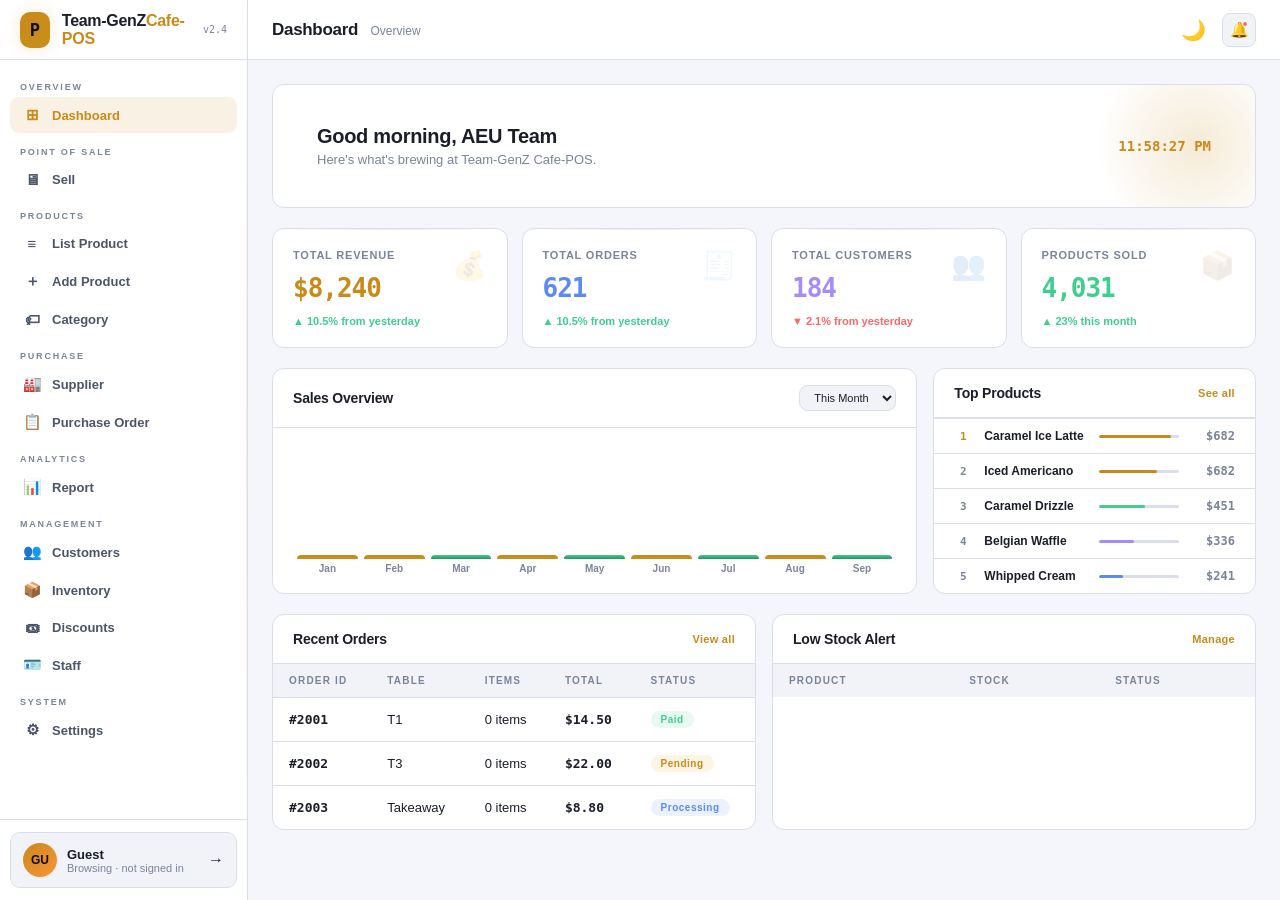
<file: index.html>
<!DOCTYPE html>
<html lang="en" data-theme="light">
<head>
<meta charset="UTF-8"/>
<meta name="viewport" content="width=device-width, initial-scale=1.0"/>
<title>Team-GenZ | Café POS</title>
<!-- <link rel="preconnect" href="https://fonts.gstatic.com" crossorigin> -->
<!-- <link href="https://fonts.googleapis.com/css2?family=Raleway:ital,wght@0,100..900;1,100..900&family=Roboto+Condensed:ital,wght@0,100..900;1,100..900&family=Roboto:ital,wght@0,100..900;1,100..900&family=Syne:wght@400;500;600;700;800&family=JetBrains+Mono:wght@400;500;700&display=swap" rel="stylesheet"> -->
 <link rel="preconnect" href="https://fonts.googleapis.com">
<link rel="preconnect" href="https://fonts.gstatic.com" crossorigin>
<link href="https://fonts.googleapis.com/css2?family=Raleway:ital,wght@0,100..900;1,100..900&family=Roboto+Condensed:ital,wght@0,100..900;1,100..900&family=Roboto:ital,wght@0,100..900;1,100..900&display=swap" rel="stylesheet">
<link rel="stylesheet" href="style.css"/>
</head>
<body>

<!-- SIDEBAR -->
<aside class="sidebar">
  <div class="slogo">
    <div class="licon">P</div>
    <div class="ltxt">Team-GenZ<span>Cafe-POS</span></div>
    <div class="lver">v2.4</div>
  </div>
  <nav>
    <div class="nsec">
      <div class="nlbl">Overview</div>
      <div class="ni" onclick="go('dashboard')" id="ni-dashboard">
        <span class="ni-ico">⊞</span>Dashboard
      </div>
    </div>
    <div class="nsec">
      <div class="nlbl">Point of Sale</div>
      <div class="ni" onclick="go('sell')" id="ni-sell">
        <span class="ni-ico">🖥</span>Sell
      </div>
    </div>
    <div class="nsec">
      <div class="nlbl">Products</div>
      <div class="ni" onclick="go('list-product')" id="ni-list-product">
        <span class="ni-ico">≡</span>List Product
      </div>
      <div class="ni" onclick="go('add-product')" id="ni-add-product">
        <span class="ni-ico">＋</span>Add Product
      </div>
      <div class="ni" onclick="go('category')" id="ni-category">
        <span class="ni-ico">🏷</span>Category
      </div>
    </div>
    <div class="nsec">
      <div class="nlbl">Purchase</div>
      <div class="ni" onclick="go('supplier')" id="ni-supplier">
        <span class="ni-ico">🏭</span>Supplier
      </div>
      <div class="ni" onclick="go('purchase-order')" id="ni-purchase-order">
        <span class="ni-ico">📋</span>Purchase Order
      </div>
    </div>
    <div class="nsec">
      <div class="nlbl">Analytics</div>
      <div class="ni" onclick="go('report')" id="ni-report">
        <span class="ni-ico">📊</span>Report
      </div>
    </div>
    <div class="nsec">
      <div class="nlbl">Management</div>
      <div class="ni" onclick="go('customers')" id="ni-customers">
        <span class="ni-ico">👥</span>Customers
      </div>
      <div class="ni" onclick="go('inventory')" id="ni-inventory">
        <span class="ni-ico">📦</span>Inventory
        <span class="bdg" id="inv-bdg">3</span>
      </div>
      <div class="ni" onclick="go('discounts')" id="ni-discounts">
        <span class="ni-ico">🎟</span>Discounts
      </div>
      <div class="ni" onclick="go('staff')" id="ni-staff">
        <span class="ni-ico">🪪</span>Staff
      </div>
    </div>
    <div class="nsec">
      <div class="nlbl">System</div>
      <div class="ni" onclick="go('settings')" id="ni-settings">
        <span class="ni-ico">⚙</span>Settings
      </div>
    </div>
  </nav>
  <div class="sfooter">
    <div class="ucard">
      <div class="avt" id="ucard-avt">GU</div>
      <div class="flex1">
        <div class="uname" id="ucard-name">Guest</div>
        <div class="urole" id="ucard-role">Browsing · not signed in</div>
      </div>
      <span class="ulogout" id="ucard-action" style="font-size:16px;cursor:pointer;">→</span>
    </div>
  </div>
</aside>

<!-- MAIN -->
<div class="main">
  <header class="hdr">
    <div class="ptitle" id="hdr-title">Dashboard <span>Overview</span></div>
    <div id="hdr-actions"></div>
    <button class="nfbtn" id="theme-toggle" onclick="toggleTheme()" title="Toggle Theme" style="border:none;background:none;cursor:pointer;font-size:20px;padding:8px;">
      ☀️
    </button>
    <div class="nfbtn" onclick="showToast('No new notifications','info')" title="Notifications">
      🔔<div class="ndot"></div>
    </div>
  </header>

  <!-- ===== DASHBOARD ===== -->
  <div class="content active" id="page-dashboard">
    <div class="dash-welcome">
      <div class="dash-welcome-text">
        <h2>Good morning, AEU Team</h2>
        <p>Here's what's brewing at Team-GenZ Cafe-POS.</p>
      </div>
      <div class="dash-time" id="dash-clock">--:--:--</div>
    </div>
    <div class="sgrid">
      <div class="scard">
        <div class="slbl">Total Revenue</div>
        <div class="sval" style="color:var(--accent)">$8,240</div>
        <div class="sch up">▲ 10.5% from yesterday</div>
        <span class="s-icon">💰</span>
      </div>
      <div class="scard">
        <div class="slbl">Total Orders</div>
        <div class="sval" style="color:var(--blue)">621</div>
        <div class="sch up">▲ 10.5% from yesterday</div>
        <span class="s-icon">🧾</span>
      </div>
      <div class="scard">
        <div class="slbl">Total Customers</div>
        <div class="sval" style="color:var(--purple)">184</div>
        <div class="sch dn">▼ 2.1% from yesterday</div>
        <span class="s-icon">👥</span>
      </div>
      <div class="scard">
        <div class="slbl">Products Sold</div>
        <div class="sval" style="color:var(--green)">4,031</div>
        <div class="sch up">▲ 23% this month</div>
        <span class="s-icon">📦</span>
      </div>
    </div>
    <div class="g3">
      <div class="card">
        <div class="ch">
          <div class="ctitle">Sales Overview</div>
          <select class="finp" style="width:auto;padding:5px 10px;font-size:11px;">
            <option>This Month</option><option>Last Month</option><option>This Year</option>
          </select>
        </div>
        <div style="padding:16px 20px;">
          <div class="bar-chart">
            <div class="bw"><div class="b" style="height:55%"></div><div class="bl">Jan</div></div>
            <div class="bw"><div class="b" style="height:70%"></div><div class="bl">Feb</div></div>
            <div class="bw"><div class="b alt" style="height:45%"></div><div class="bl">Mar</div></div>
            <div class="bw"><div class="b" style="height:88%"></div><div class="bl">Apr</div></div>
            <div class="bw"><div class="b alt" style="height:60%"></div><div class="bl">May</div></div>
            <div class="bw"><div class="b" style="height:80%"></div><div class="bl">Jun</div></div>
            <div class="bw"><div class="b alt" style="height:100%"></div><div class="bl">Jul</div></div>
            <div class="bw"><div class="b" style="height:75%"></div><div class="bl">Aug</div></div>
            <div class="bw"><div class="b alt" style="height:65%"></div><div class="bl">Sep</div></div>
          </div>
        </div>
      </div>
      <div class="card">
        <div class="ch">
          <div class="ctitle">Top Products</div>
          <span class="ca" onclick="go('report')">See all</span>
        </div>
        <div class="tpitem"><div class="tprank" style="color:var(--accent)">1</div><div class="tpname">Caramel Ice Latte</div><div class="tpbar"><div class="tpfill" style="width:90%"></div></div><div class="tpval">$682</div></div>
        <div class="tpitem"><div class="tprank">2</div><div class="tpname">Iced Americano</div><div class="tpbar"><div class="tpfill" style="width:72%"></div></div><div class="tpval">$682</div></div>
        <div class="tpitem"><div class="tprank">3</div><div class="tpname">Caramel Drizzle</div><div class="tpbar"><div class="tpfill" style="width:58%;background:var(--green)"></div></div><div class="tpval">$451</div></div>
        <div class="tpitem"><div class="tprank">4</div><div class="tpname">Belgian Waffle</div><div class="tpbar"><div class="tpfill" style="width:44%;background:var(--purple)"></div></div><div class="tpval">$336</div></div>
        <div class="tpitem"><div class="tprank">5</div><div class="tpname">Whipped Cream</div><div class="tpbar"><div class="tpfill" style="width:30%;background:var(--blue)"></div></div><div class="tpval">$241</div></div>
      </div>
    </div>
    <div class="g2">
      <div class="card">
        <div class="ch"><div class="ctitle">Recent Orders</div><span class="ca" onclick="go('report')">View all</span></div>
        <table class="tbl"><thead><tr><th>Order ID</th><th>Table</th><th>Items</th><th>Total</th><th>Status</th></tr></thead>
        <tbody id="dash-orders"></tbody></table>
      </div>
      <div class="card">
        <div class="ch"><div class="ctitle">Low Stock Alert</div><span class="ca" onclick="go('inventory')">Manage</span></div>
        <table class="tbl"><thead><tr><th>Product</th><th>Stock</th><th>Status</th></tr></thead>
        <tbody id="dash-low-stock"></tbody></table>
      </div>
    </div>
  </div>

  <!-- ===== SELL ===== -->
  <div class="content" id="page-sell">
    <div class="pos-layout">
      <div class="pos-left">
        <div class="sbar">
          <input class="sinp" placeholder="🔍 Search products..." oninput="filterPOS(this.value)"/>
          <div class="cat-tabs" id="pos-cats"></div>
        </div>
        <div class="prod-grid" id="pos-grid"></div>
      </div>
      <div class="pos-right">
        <div class="cart-hdr">
          <div class="row" style="display:flex;align-items:center;justify-content:space-between;">
            <span>🛒 Cart</span>
            <span style="font-size:11px;color:var(--text3);" id="cart-count">(0 items)</span>
            <button class="hbtn bg" style="padding:5px 10px;font-size:11px;" onclick="clearCart()">Clear</button>
          </div>
          <div style="margin-top:10px;">
            <select class="finp" id="cart-table" style="padding:7px 12px;font-size:12px;">
              <option value="">— Select Table —</option>
              <option>Table 1</option><option>Table 2</option><option>Table 3</option>
              <option>Table 4</option><option>Table 5</option><option>Takeaway</option>
            </select>
          </div>
        </div>
        <div class="cart-items" id="cart-items">
          <div class="empty-cart">
            <span style="font-size:36px">🛒</span>
            <span style="font-weight:700;">Cart is empty</span>
            <span style="font-size:11px;color:var(--text3);">Click products to add</span>
          </div>
        </div>
        <div class="cart-foot">
          <div class="cf-row"><span style="color:var(--text3);">Subtotal</span><span class="mono" id="cart-sub">$0.00</span></div>
          <div class="cf-row">
            <span style="color:var(--text3);">Discount</span>
            <span class="row" style="display:flex;align-items:center;gap:6px;">
              <input class="finp" id="disc-inp" type="number" min="0" max="100" value="0"
                style="width:60px;padding:4px 8px;font-size:12px;" oninput="recalc()"/> %
            </span>
          </div>
          <div class="cf-row"><span style="color:var(--text3);">Tax (10%)</span><span class="mono" id="cart-tax">$0.00</span></div>
          <div class="cf-row total"><span>Total</span><span class="mono" id="cart-total">$0.00</span></div>
          <button class="pay-btn" id="pay-btn" onclick="openPayModal()">💳 Process Payment</button>
          <div id="guest-checkout-note" style="display:none;text-align:center;font-size:11px;color:var(--text3);margin-top:8px;">
            🔒 <a href="login.html?next=index.html%3Fresume%3Dsell" style="color:var(--accent);font-weight:700;text-decoration:none;">Sign in</a> to complete a sale
          </div>
        </div>
      </div>
    </div>
  </div>

  <!-- ===== LIST PRODUCT ===== -->
  <div class="content" id="page-list-product">
    <div class="sbar">
      <input class="sinp" placeholder="🔍 Search products..." oninput="filterProducts(this.value)"/>
      <select class="finp" id="prod-cat-filter" onchange="filterProducts()" style="width:160px;padding:9px 12px;font-size:12px;">
        <option value="">All Categories</option>
      </select>
      <button class="hbtn bp" onclick="go('add-product')">＋ Add Product</button>
    </div>
    <div class="card">
      <table class="tbl"><thead><tr><th>Product</th><th>Category</th><th>Price</th><th>Stock</th><th>Status</th><th>Actions</th></tr></thead>
      <tbody id="prod-tbody"></tbody></table>
      <div class="pgn">
        <span class="pinfo" id="prod-pinfo"></span>
        <button class="pbn" onclick="prodPage(-1)">‹</button>
        <button class="pbn active" id="prod-pg1" onclick="prodGoPage(1)">1</button>
        <button class="pbn" id="prod-pg2" onclick="prodGoPage(2)" style="display:none;">2</button>
        <button class="pbn" onclick="prodPage(1)">›</button>
      </div>
    </div>
  </div>

  <!-- ===== ADD PRODUCT ===== -->
  <div class="content" id="page-add-product">
    <div class="card" style="max-width:720px;">
      <div class="ch"><div class="ctitle" id="add-prod-title">Add New Product</div></div>
      <div class="mbody">
        <input type="hidden" id="edit-prod-id" value=""/>
        <div class="fgrid fg2">
          <div class="fgrp"><div class="flbl">Product Name *</div><input class="finp" id="f-pname" placeholder="e.g. Apple Juice"/></div>
          <div class="fgrp"><div class="flbl">Category *</div><select class="finp" id="f-pcat"><option value="">Select category</option></select></div>
          <div class="fgrp"><div class="flbl">Price *</div><input class="finp" id="f-pprice" type="number" step="0.01" placeholder="0.00"/></div>
          <div class="fgrp"><div class="flbl">Stock Quantity *</div><input class="finp" id="f-pstock" type="number" placeholder="0"/></div>
          <div class="fgrp"><div class="flbl">Cost Price</div><input class="finp" id="f-pcost" type="number" step="0.01" placeholder="0.00"/></div>
          <div class="fgrp"><div class="flbl">SKU / Barcode</div><input class="finp" id="f-psku" placeholder="e.g. SKU-001"/></div>
          <div class="fgrp" style="grid-column:1/-1"><div class="flbl">Image URL</div><input class="finp" id="f-pimg" type="url" placeholder="https://example.com/photo.jpg" oninput="previewProdImg()"/></div>
          <div class="fgrp" style="grid-column:1/-1" id="f-pimg-preview-wrap"><img id="f-pimg-preview" style="display:none;width:80px;height:80px;object-fit:cover;border-radius:8px;border:1px solid var(--border);" onerror="this.style.display='none'"/></div>
          <div class="fgrp" style="grid-column:1/-1"><div class="flbl">Description</div><textarea class="finp" id="f-pdesc" placeholder="Product description..."></textarea></div>
          <div class="fgrp"><div class="flbl">Icon (Emoji)</div><input class="finp" id="f-picon" placeholder="🍎"/></div>
          <div class="fgrp"><div class="flbl">Status</div><select class="finp" id="f-pstatus"><option value="active">Active</option><option value="inactive">Inactive</option></select></div>
        </div>
        <div class="row mt16" style="display:flex;gap:12px;margin-top:16px;">
          <button class="hbtn bp" onclick="saveProduct()">💾 Save Product</button>
          <button class="hbtn bg" onclick="resetProductForm()">↺ Reset</button>
        </div>
      </div>
    </div>
  </div>

  <!-- ===== CATEGORY ===== -->
  <div class="content" id="page-category">
    <div class="g2" style="display:grid;grid-template-columns:1fr 360px;gap:20px;">
      <div class="card">
        <div class="ch"><div class="ctitle">Categories</div></div>
        <table class="tbl"><thead><tr><th>Name</th><th>Products</th><th>Actions</th></tr></thead>
        <tbody id="cat-tbody"></tbody></table>
      </div>
      <div class="card">
        <div class="ch"><div class="ctitle" id="cat-form-title">Add Category</div></div>
        <div class="mbody">
          <input type="hidden" id="edit-cat-id" value=""/>
          <div class="fgrp"><div class="flbl">Name *</div><input class="finp" id="f-cname" placeholder="e.g. Hot Coffee"/></div>
          <div class="fgrp mt12" style="margin-top:12px;"><div class="flbl">Icon (Emoji)</div><input class="finp" id="f-cicon" placeholder="☕"/></div>
          <div class="fgrp mt12" style="margin-top:12px;"><div class="flbl">Description</div><textarea class="finp" id="f-cdesc" placeholder="Category description..."></textarea></div>
          <div class="row mt16" style="display:flex;gap:12px;margin-top:16px;">
            <button class="hbtn bp" onclick="saveCat()">💾 Save</button>
            <button class="hbtn bg" onclick="resetCatForm()">↺ Reset</button>
          </div>
        </div>
      </div>
    </div>
  </div>

  <!-- ===== SUPPLIER ===== -->
  <div class="content" id="page-supplier">
    <div class="sbar">
      <input class="sinp" placeholder="🔍 Search suppliers..." oninput="filterSuppliers(this.value)"/>
      <button class="hbtn bp" onclick="openSupplierModal()">＋ Add Supplier</button>
    </div>
    <div class="card">
      <table class="tbl"><thead><tr><th>Supplier</th><th>Contact</th><th>Email</th><th>Phone</th><th>Balance</th><th>Actions</th></tr></thead>
      <tbody id="sup-tbody"></tbody></table>
    </div>
  </div>

  <!-- ===== PURCHASE ORDER ===== -->
  <div class="content" id="page-purchase-order">
    <div class="sbar">
      <button class="hbtn bp" onclick="openPOModal()">＋ New Purchase Order</button>
    </div>
    <div class="card">
      <table class="tbl"><thead><tr><th>Order ID</th><th>Supplier</th><th>Date</th><th>Items</th><th>Total</th><th>Status</th><th>Actions</th></tr></thead>
      <tbody id="po-tbody"></tbody></table>
    </div>
  </div>

  <!-- ===== REPORT ===== -->
  <div class="content" id="page-report">
    <div class="sgrid">
      <div class="scard"><div class="slbl">Net Sales</div><div class="sval">$12,450.00</div><div class="sch up">▲ 12% vs last month</div></div>
      <div class="scard"><div class="slbl">Net Profit</div><div class="sval" style="color:var(--green)">$8,120.50</div><div class="sch up">▲ 8% vs last month</div></div>
      <div class="scard"><div class="slbl">Orders</div><div class="sval" style="color:var(--blue)">1,245</div><div class="sch up">▲ 15% vs last month</div></div>
      <div class="scard"><div class="slbl">Avg. Order</div><div class="sval" style="color:var(--purple)">$10.00</div><div class="sch dn">▼ 2% vs last month</div></div>
    </div>
    <div class="card">
      <div class="ch">
        <div class="ctitle">Product Performance</div>
        <select class="finp" id="rep-cat-filter" onchange="renderReport()" style="width:160px;padding:7px 12px;font-size:12px;">
          <option value="">All Categories</option>
        </select>
      </div>
      <table class="tbl"><thead><tr><th>Product</th><th>Category</th><th>Sold</th><th>Revenue</th><th>Price</th><th>Trend</th></tr></thead>
      <tbody id="report-tbody"></tbody></table>
    </div>
  </div>

  <!-- ===== CUSTOMERS ===== -->
  <div class="content" id="page-customers">
    <div class="sbar">
      <input class="sinp" placeholder="🔍 Search customers..." oninput="filterCustomers(this.value)"/>
      <button class="hbtn bp" onclick="openCustModal()">＋ Add Customer</button>
    </div>
    <div class="card">
      <table class="tbl"><thead><tr><th>Customer</th><th>Email</th><th>Phone</th><th>Orders</th><th>Total Spent</th><th>Actions</th></tr></thead>
      <tbody id="cust-tbody"></tbody></table>
    </div>
  </div>

  <!-- ===== INVENTORY ===== -->
  <div class="content" id="page-inventory">
    <div class="sbar">
      <input class="sinp" placeholder="🔍 Search inventory..." oninput="filterInventory(this.value)"/>
    </div>
    <div class="card">
      <table class="tbl"><thead><tr><th>Product</th><th>Category</th><th>Current Stock</th><th>Min. Stock</th><th>Status</th><th>Actions</th></tr></thead>
      <tbody id="inv-tbody"></tbody></table>
    </div>
  </div>

  <!-- ===== DISCOUNTS ===== -->
  <div class="content" id="page-discounts">
    <div class="g2" style="display:grid;grid-template-columns:1fr 360px;gap:20px;">
      <div class="card">
        <div class="ch"><div class="ctitle">Active Discounts</div></div>
        <table class="tbl"><thead><tr><th>Code</th><th>Type</th><th>Value</th><th>Usage</th><th>Expiry</th><th>Actions</th></tr></thead>
        <tbody id="disc-tbody"></tbody></table>
      </div>
      <div class="card">
        <div class="ch"><div class="ctitle" id="disc-form-title">New Discount</div></div>
        <div class="mbody">
          <input type="hidden" id="edit-disc-id"/>
          <div class="fgrp"><div class="flbl">Code *</div><input class="finp" id="f-dcode" placeholder="e.g. SUMMER25"/></div>
          <div class="fgrp mt12" style="margin-top:12px;"><div class="flbl">Type</div><select class="finp" id="f-dtype"><option value="percent">Percentage (%)</option><option value="fixed">Fixed Amount ($)</option></select></div>
          <div class="fgrp mt12" style="margin-top:12px;"><div class="flbl">Value *</div><input class="finp" id="f-dval" type="number" step="0.01"/></div>
          <div class="fgrp mt12" style="margin-top:12px;"><div class="flbl">Max Uses</div><input class="finp" id="f-duses" type="number" value="100"/></div>
          <div class="fgrp mt12" style="margin-top:12px;"><div class="flbl">Expiry Date</div><input class="finp" id="f-dexp" type="date"/></div>
          <div class="row mt16" style="display:flex;gap:12px;margin-top:16px;">
            <button class="hbtn bp" onclick="saveDiscount()">💾 Save</button>
            <button class="hbtn bg" onclick="resetDiscForm()">↺ Reset</button>
          </div>
        </div>
      </div>
    </div>
  </div>

  <!-- ===== STAFF ===== -->
  <div class="content" id="page-staff">
    <div class="sbar">
      <input class="sinp" placeholder="🔍 Search staff..." oninput="filterStaff(this.value)"/>
      <button class="hbtn bp" onclick="openStaffModal()">＋ Add Staff</button>
    </div>
    <div class="card">
      <table class="tbl"><thead><tr><th>Staff Name</th><th>Role</th><th>Email</th><th>Phone</th><th>Status</th><th>Actions</th></tr></thead>
      <tbody id="staff-tbody"></tbody></table>
    </div>
  </div>

  <!-- ===== SETTINGS ===== -->
  <div class="content" id="page-settings">
    <div class="card" style="max-width:600px;">
      <div class="ch"><div class="ctitle">General Settings</div></div>
      <div class="mbody">
        <div class="fgrp"><div class="flbl">Store Name</div><input class="finp" id="s-sname"/></div>
        <div class="fgrp mt12" style="margin-top:12px;"><div class="flbl">Tax Percentage (%)</div><input class="finp" id="s-tax" type="number" step="0.1"/></div>
        <div class="fgrp mt12" style="margin-top:12px;"><div class="flbl">Receipt Footer</div><textarea class="finp" id="s-receipt"></textarea></div>
        <button class="hbtn bp mt16" style="margin-top:16px;" onclick="saveSettings()">💾 Save Settings</button>
      </div>
    </div>
    <div class="card" style="max-width:600px;">
      <div class="ch"><div class="ctitle">Database Management</div></div>
      <div class="mbody">
        <p style="font-size:12px;color:var(--text3);margin-bottom:12px;">System Statistics:</p>
        <div class="row" style="display:flex;gap:20px;margin-bottom:20px;">
          <div class="stat"><div class="flbl">Products</div><div class="rval" id="si-prods" style="font-size:20px;">0</div></div>
          <div class="stat"><div class="flbl">Customers</div><div class="rval" id="si-custs" style="font-size:20px;">0</div></div>
          <div class="stat"><div class="flbl">Orders</div><div class="rval" id="si-orders" style="font-size:20px;">0</div></div>
        </div>
        <button class="hbtn bg" style="color:var(--red);border-color:var(--red-dim);" onclick="resetDB()">⚠ Reset All Data</button>
      </div>
    </div>
  </div>
</div>

<!-- ===== MODALS ===== -->

<!-- Payment Modal -->
<div class="modal-bg" id="pay-modal">
  <div class="modal">
    <div class="mhdr"><div class="mtitle">Process Payment</div><button class="mclose" onclick="closeModal('pay-modal')">✕</button></div>
    <div class="mbody">
      <div class="fgrp"><div class="flbl">Payment Method</div><select class="finp" id="pay-method"><option value="cash">Cash</option><option value="card">Credit/Debit Card</option><option value="qr">QR Code / E-Wallet</option></select></div>
      <div id="cash-field" class="fgrp mt12" style="margin-top:12px;"><div class="flbl">Amount Received</div><input class="finp" type="number" id="pay-cash" placeholder="0.00"/></div>
      <div id="change-row" class="mt12" style="display:none;margin-top:12px;padding:12px;background:var(--surface2);border-radius:8px;"><div class="flbl">Change Due</div><div class="rval" style="color:var(--green);">$0.00</div></div>
    </div>
    <div class="mfoot"><button class="hbtn bg" onclick="closeModal('pay-modal')">Cancel</button><button class="hbtn bp" onclick="processPayment()">💳 Confirm Payment</button></div>
  </div>
</div>

<!-- Supplier Modal -->
<div class="modal-bg" id="sup-modal">
  <div class="modal">
    <div class="mhdr"><div class="mtitle" id="sup-modal-title">Add Supplier</div><button class="mclose" onclick="closeModal('sup-modal')">✕</button></div>
    <div class="mbody">
      <input type="hidden" id="edit-sup-id"/>
      <div class="fgrid fg2">
        <div class="fgrp"><div class="flbl">Supplier Name *</div><input class="finp" id="f-sname" placeholder="e.g. Coffee Roasters"/></div>
        <div class="fgrp"><div class="flbl">Contact Person</div><input class="finp" id="f-scontact"/></div>
        <div class="fgrp"><div class="flbl">Email</div><input class="finp" id="f-semail" type="email"/></div>
        <div class="fgrp"><div class="flbl">Phone</div><input class="finp" id="f-sphone"/></div>
        <div class="fgrp" style="grid-column:1/-1"><div class="flbl">Address</div><input class="finp" id="f-saddr"/></div>
      </div>
    </div>
    <div class="mfoot"><button class="hbtn bg" onclick="closeModal('sup-modal')">Cancel</button><button class="hbtn bp" onclick="saveSupplier()">💾 Save</button></div>
  </div>
</div>

<!-- PO Modal -->
<div class="modal-bg" id="po-modal">
  <div class="modal">
    <div class="mhdr"><div class="mtitle">New Purchase Order</div><button class="mclose" onclick="closeModal('po-modal')">✕</button></div>
    <div class="mbody">
      <div class="fgrid fg2">
        <div class="fgrp"><div class="flbl">Supplier *</div><select class="finp" id="f-posup"></select></div>
        <div class="fgrp"><div class="flbl">Date</div><input class="finp" id="f-podate" type="date"/></div>
        <div class="fgrp"><div class="flbl">Product *</div><select class="finp" id="f-poprod"></select></div>
        <div class="fgrp"><div class="flbl">Quantity *</div><input class="finp" id="f-poqty" type="number"/></div>
        <div class="fgrp"><div class="flbl">Unit Cost ($) *</div><input class="finp" id="f-pocost" type="number" step="0.01"/></div>
        <div class="fgrp"><div class="flbl">Initial Status</div><select class="finp" id="f-postatus"><option value="pending">Pending</option><option value="received">Received</option></select></div>
      </div>
    </div>
    <div class="mfoot"><button class="hbtn bg" onclick="closeModal('po-modal')">Cancel</button><button class="hbtn bp" onclick="savePO()">💾 Create Order</button></div>
  </div>
</div>

<!-- Customer Modal -->
<div class="modal-bg" id="cust-modal">
  <div class="modal">
    <div class="mhdr"><div class="mtitle" id="cust-modal-title">Add Customer</div><button class="mclose" onclick="closeModal('cust-modal')">✕</button></div>
    <div class="mbody">
      <input type="hidden" id="edit-cust-id"/>
      <div class="fgrid fg2">
        <div class="fgrp"><div class="flbl">Full Name *</div><input class="finp" id="f-custname" placeholder="John Doe"/></div>
        <div class="fgrp"><div class="flbl">Email</div><input class="finp" id="f-custemail" type="email"/></div>
        <div class="fgrp"><div class="flbl">Phone</div><input class="finp" id="f-custphone"/></div>
        <div class="fgrp"><div class="flbl">Loyalty Points</div><input class="finp" id="f-custpoints" type="number" value="0"/></div>
      </div>
    </div>
    <div class="mfoot"><button class="hbtn bg" onclick="closeModal('cust-modal')">Cancel</button><button class="hbtn bp" onclick="saveCustomer()">💾 Save</button></div>
  </div>
</div>

<!-- Staff Modal -->
<div class="modal-bg" id="staff-modal">
  <div class="modal">
    <div class="mhdr"><div class="mtitle" id="staff-modal-title">Add Staff</div><button class="mclose" onclick="closeModal('staff-modal')">✕</button></div>
    <div class="mbody">
      <input type="hidden" id="edit-staff-id"/>
      <div class="fgrid fg2">
        <div class="fgrp"><div class="flbl">Full Name *</div><input class="finp" id="f-staffname" placeholder="John Smith"/></div>
        <div class="fgrp"><div class="flbl">Role</div><select class="finp" id="f-staffrole"><option>Cashier</option><option>Manager</option><option>Admin</option><option>Waiter</option></select></div>
        <div class="fgrp"><div class="flbl">Email</div><input class="finp" id="f-staffemail" type="email"/></div>
        <div class="fgrp"><div class="flbl">Phone</div><input class="finp" id="f-staffphone"/></div>
        <div class="fgrp"><div class="flbl">Password</div><input class="finp" id="f-staffpass" type="password" placeholder="••••••••"/></div>
        <div class="fgrp"><div class="flbl">Status</div><select class="finp" id="f-staffstatus"><option value="active">Active</option><option value="inactive">Inactive</option></select></div>
      </div>
    </div>
    <div class="mfoot"><button class="hbtn bg" onclick="closeModal('staff-modal')">Cancel</button><button class="hbtn bp" onclick="saveStaff()">💾 Save</button></div>
  </div>
</div>

<!-- Adjust Stock Modal -->
<div class="modal-bg" id="adj-modal">
  <div class="modal">
    <div class="mhdr"><div class="mtitle">± Adjust Stock</div><button class="mclose" onclick="closeModal('adj-modal')">✕</button></div>
    <div class="mbody">
      <input type="hidden" id="adj-prod-id"/>
      <div class="fgrp"><div class="flbl">Product</div><input class="finp" id="adj-prod-name" readonly style="opacity:0.6;"/></div>
      <div class="fgrp mt8" style="margin-top:8px;"><div class="flbl">Current Stock</div><input class="finp" id="adj-cur" readonly style="opacity:0.6;"/></div>
      <div class="fgrp mt8" style="margin-top:8px;"><div class="flbl">Adjustment (+/-)</div><input class="finp" id="adj-val" type="number" placeholder="e.g. 10 or -5"/></div>
      <div class="fgrp mt8" style="margin-top:8px;"><div class="flbl">Note</div><input class="finp" id="adj-note" placeholder="Reason for adjustment"/></div>
    </div>
    <div class="mfoot"><button class="hbtn bg" onclick="closeModal('adj-modal')">Cancel</button><button class="hbtn bp" onclick="applyAdj()">✓ Apply</button></div>
  </div>
</div>

<!-- Toast Container -->
<div class="toast-wrap" id="toast-wrap"></div>

<script src="app.js"></script>
</body>
</html>
</file>
<file: style.css>
/* ========================= 
   DARK MODE THEME (Default)
========================= */
:root, :root[data-theme="dark"] {
  --bg: #0c0d10;
  --surface: #13151a;
  --surface2: #1a1d24;
  --surface3: #21242e;
  --border: #2a2d38;
  --border2: #33374a;
  --accent: #e8b84b;
  --accent-dim: rgba(232,184,75,0.12);
  --accent-glow: rgba(232,184,75,0.25);
  --green: #3ecf8e;
  --green-dim: rgba(62,207,142,0.12);
  --red: #f66;
  --red-dim: rgba(255,102,102,0.12);
  --blue: #5b8af6;
  --blue-dim: rgba(91,138,246,0.12);
  --purple: #a78bfa;
  --purple-dim: rgba(167,139,250,0.12);
  --orange: #fb923c;
  --orange-dim: rgba(251,146,60,0.12);
  --text: #e8eaf0;
  --text2: #9399a8;
  --text3: #5a6070;
  --sw: 248px;
  --hh: 60px;
  --radius: 12px;
}

/* ========================= 
   LIGHT MODE THEME
========================= */
:root[data-theme="light"] {
  --bg: #f4f6fb;
  --surface: #ffffff;
  --surface2: #f1f3f9;
  --surface3: #e9ecf5;
  --border: #d9deea;
  --border2: #c7cde0;
  --accent: #c98a1a;
  --accent-dim: rgba(201,138,26,0.12);
  --accent-glow: rgba(201,138,26,0.18);
  --green: #3ecf8e;
  --green-dim: rgba(62,207,142,0.12);
  --red: #f66;
  --red-dim: rgba(255,102,102,0.12);
  --blue: #5b8af6;
  --blue-dim: rgba(91,138,246,0.12);
  --purple: #a78bfa;
  --purple-dim: rgba(167,139,250,0.12);
  --orange: #fb923c;
  --orange-dim: rgba(251,146,60,0.12);
  --text: #1b1e28;
  --text2: #4b5568;
  --text3: #7a8499;
  --shadow: rgba(0,0,0,0.06);
}
*{margin:0;padding:0;box-sizing:border-box;}
body{font-family:'Syne',sans-serif;background:var(--bg);color:var(--text);height:100vh;display:flex;overflow:hidden;}
button,input,select,textarea{font-family:'Syne',sans-serif;}
::-webkit-scrollbar{width:4px;height:4px;}
::-webkit-scrollbar-track{background:transparent;}
::-webkit-scrollbar-thumb{background:var(--border2);border-radius:4px;}

/* ====== SIDEBAR ====== */
.sidebar{
  width:var(--sw);background:var(--surface);
  border-right:1px solid var(--border);
  display:flex;flex-direction:column;flex-shrink:0;overflow-y:auto;
  position:relative;
}
.sidebar::after{
  content:'';position:absolute;top:0;right:0;width:1px;height:100%;
  background:linear-gradient(to bottom,transparent,var(--accent-glow),transparent);
}
.slogo{
  height:var(--hh);display:flex;align-items:center;gap:12px;
  padding:0 20px;border-bottom:1px solid var(--border);flex-shrink:0;
}
.licon{
  width:36px;height:36px;border-radius:10px;
  background:linear-gradient(135deg,var(--accent),#c8901a);
  display:flex;align-items:center;justify-content:center;
  font-size:17px;font-weight:800;color:#0c0d10;
  font-family:'JetBrains Mono',monospace;
  box-shadow:0 0 16px var(--accent-glow);
}
.ltxt{font-size:16px;font-weight:800;color:var(--text);letter-spacing:-0.3px;}
.ltxt span{color:var(--accent);}
.lver{font-size:10px;color:var(--text3);font-family:'JetBrains Mono',monospace;margin-left:auto;}
nav{padding:12px 10px;flex:1;}
.nsec{margin-bottom:4px;}
.nlbl{
  font-size:9px;font-weight:700;letter-spacing:1.8px;
  text-transform:uppercase;color:var(--text3);
  padding:10px 10px 5px;
}
.ni{
  display:flex;align-items:center;gap:10px;
  padding:9px 12px;border-radius:9px;cursor:pointer;
  color:var(--text2);font-size:13px;font-weight:600;
  transition:all 0.15s;position:relative;user-select:none;
  margin-bottom:2px;
}
.ni:hover{background:var(--surface2);color:var(--text);}
.ni.active{
  background:var(--accent-dim);color:var(--accent);
}
.ni.active .ni-ico{color:var(--accent);}
.ni-ico{font-size:15px;width:20px;text-align:center;transition:all 0.15s;}
.ni .bdg{
  margin-left:auto;font-size:10px;font-weight:700;
  background:var(--red);color:#fff;
  padding:1px 6px;border-radius:20px;
}
.sfooter{
  padding:12px 10px;border-top:1px solid var(--border);
}
.ucard{
  display:flex;align-items:center;gap:10px;padding:10px 12px;
  border-radius:10px;background:var(--surface2);cursor:pointer;
  border:1px solid var(--border);transition:all 0.15s;
}
.ucard:hover{border-color:var(--border2);}
.avt{
  width:34px;height:34px;border-radius:50%;
  background:linear-gradient(135deg,var(--accent),var(--orange));
  display:flex;align-items:center;justify-content:center;
  font-weight:800;font-size:12px;color:#0c0d10;flex-shrink:0;
}
.uname{font-size:13px;font-weight:700;}
.urole{font-size:11px;color:var(--text3);}

/* ====== MAIN ====== */
.main{flex:1;display:flex;flex-direction:column;overflow:hidden;}
.hdr{
  height:var(--hh);background:var(--surface);border-bottom:1px solid var(--border);
  display:flex;align-items:center;gap:12px;padding:0 24px;flex-shrink:0;
}
.ptitle{font-size:17px;font-weight:800;flex:1;letter-spacing:-0.3px;}
.ptitle span{
  color:var(--text3);font-weight:500;font-size:12px;
  margin-left:8px;letter-spacing:0;
}
.hbtn{
  display:flex;align-items:center;gap:6px;padding:7px 14px;
  border-radius:8px;font-size:12px;font-weight:700;border:none;
  transition:all 0.15s;cursor:pointer;letter-spacing:0.3px;
}
.bp{background:var(--accent);color:#0c0d10;}
.bp:hover{background:#f0c85a;transform:translateY(-1px);}
.bg{background:var(--surface2);color:var(--text2);border:1px solid var(--border);}
.bg:hover{background:var(--surface3);color:var(--text);}
.nfbtn{
  width:34px;height:34px;border-radius:8px;
  background:var(--surface2);border:1px solid var(--border);
  display:flex;align-items:center;justify-content:center;
  cursor:pointer;position:relative;font-size:15px;
  transition:all 0.15s;
}
.nfbtn:hover{border-color:var(--border2);}
.ndot{
  position:absolute;top:7px;right:7px;width:6px;height:6px;
  border-radius:50%;background:var(--red);border:1.5px solid var(--surface);
}
.content{
  flex:1;overflow-y:auto;padding:24px;
  display:none;flex-direction:column;gap:20px;
  animation:fadeIn 0.2s ease;
}
.content.active{display:flex;}
@keyframes fadeIn{from{opacity:0;transform:translateY(8px);}to{opacity:1;transform:none;}}

/* ====== STATS GRID ====== */
.sgrid{display:grid;grid-template-columns:repeat(4,1fr);gap:14px;}
.scard{
  background:var(--surface);border:1px solid var(--border);
  border-radius:var(--radius);padding:20px;
  display:flex;flex-direction:column;gap:12px;
  position:relative;overflow:hidden;transition:border-color 0.2s;
}
.scard:hover{border-color:var(--border2);}
.scard::before{
  content:'';position:absolute;top:0;left:0;right:0;height:1px;
  background:linear-gradient(90deg,transparent,var(--accent-glow),transparent);
}
.slbl{font-size:11px;color:var(--text3);font-weight:600;letter-spacing:0.8px;text-transform:uppercase;}
.sval{font-size:26px;font-weight:800;font-family:'JetBrains Mono',monospace;letter-spacing:-1px;}
.sch{font-size:11px;display:flex;align-items:center;gap:4px;font-weight:600;}
.up{color:var(--green);}.dn{color:var(--red);}
.s-icon{
  position:absolute;right:20px;top:20px;font-size:28px;opacity:0.12;
}

/* ====== CARDS ====== */
.card{
  background:var(--surface);border:1px solid var(--border);
  border-radius:var(--radius);overflow:hidden;
}
.ch{
  padding:16px 20px;border-bottom:1px solid var(--border);
  display:flex;align-items:center;gap:10px;
}
.ctitle{font-size:14px;font-weight:700;flex:1;letter-spacing:-0.2px;}
.ca{font-size:11px;color:var(--accent);cursor:pointer;font-weight:700;letter-spacing:0.3px;}

/* ====== TABLES ====== */
.tbl{width:100%;border-collapse:collapse;}
.tbl th{
  font-size:10px;font-weight:700;letter-spacing:1.2px;
  text-transform:uppercase;color:var(--text3);
  padding:11px 16px;text-align:left;
  background:var(--surface2);
}
.tbl td{
  padding:13px 16px;border-top:1px solid var(--border);
  font-size:13px;vertical-align:middle;
}
.tbl tr:hover td{background:rgba(232,184,75,0.02);}
.pcell{display:flex;align-items:center;gap:10px;}
.pthumb{
  width:36px;height:36px;border-radius:9px;
  background:var(--surface2);border:1px solid var(--border);
  display:flex;align-items:center;justify-content:center;
  font-size:18px;flex-shrink:0;
}
.pname{font-weight:700;font-size:13px;}
.pcat{font-size:11px;color:var(--text3);margin-top:1px;}

/* ====== BADGES ====== */
.badge{display:inline-block;padding:3px 10px;border-radius:20px;font-size:10px;font-weight:700;letter-spacing:0.5px;}
.bg-g{background:var(--green-dim);color:var(--green);}
.bg-y{background:rgba(232,184,75,0.15);color:var(--accent);}
.bg-r{background:var(--red-dim);color:var(--red);}
.bg-b{background:var(--blue-dim);color:var(--blue);}
.bg-p{background:var(--purple-dim);color:var(--purple);}

/* ====== FORMS ====== */
.fgrid{display:grid;gap:16px;}
.fg2{grid-template-columns:1fr 1fr;}
.fgrp{display:flex;flex-direction:column;gap:7px;}
.flbl{font-size:10px;font-weight:700;color:var(--text3);letter-spacing:1px;text-transform:uppercase;}
.finp{
  background:var(--surface2);border:1px solid var(--border);
  border-radius:9px;padding:10px 14px;color:var(--text);
  font-size:13px;font-weight:500;width:100%;outline:none;
  transition:border-color 0.15s;
}
.finp:focus{border-color:var(--accent);}
select.finp option{background:var(--surface2);color:var(--text);}
textarea.finp{resize:vertical;min-height:80px;}

/* ====== MODAL ====== */
.modal-bg{
  position:fixed;inset:0;background:rgba(0,0,0,0.75);
  display:none;align-items:center;justify-content:center;z-index:100;
  backdrop-filter:blur(4px);
}
.modal-bg.open{display:flex;}
.modal{
  background:var(--surface);border:1px solid var(--border2);
  border-radius:16px;width:520px;max-width:95vw;overflow:hidden;
  animation:fadeIn 0.2s ease;
  box-shadow:0 24px 80px rgba(0,0,0,0.6);
}
.mhdr{
  padding:20px 24px;border-bottom:1px solid var(--border);
  display:flex;align-items:center;
}
.mtitle{font-size:15px;font-weight:800;flex:1;letter-spacing:-0.2px;}
.mclose{
  background:none;border:none;color:var(--text3);
  font-size:18px;cursor:pointer;padding:2px 6px;
  transition:color 0.15s;border-radius:6px;
}
.mclose:hover{color:var(--text);background:var(--surface2);}
.mbody{padding:24px;}
.mfoot{
  padding:16px 24px;border-top:1px solid var(--border);
  display:flex;gap:10px;justify-content:flex-end;
}

/* ====== POS ====== */
.pos-layout{
  display:grid;grid-template-columns:1fr 340px;
  gap:0;height:100%;overflow:hidden;
}
.pos-left{
  overflow-y:auto;padding:20px;
  display:flex;flex-direction:column;gap:16px;
  background:var(--bg);
}
.pos-right{
  background:var(--surface);border-left:1px solid var(--border);
  display:flex;flex-direction:column;overflow:hidden;
}
.cat-tabs{display:flex;gap:8px;flex-wrap:wrap;}
.ctab{
  padding:6px 16px;border-radius:20px;
  border:1px solid var(--border);background:var(--surface2);
  color:var(--text2);font-size:12px;font-weight:700;
  cursor:pointer;transition:all 0.15s;letter-spacing:0.3px;
}
.ctab.active,.ctab:hover{
  background:var(--accent);border-color:var(--accent);color:#0c0d10;
}
.prod-grid{
  display:grid;grid-template-columns:repeat(auto-fill,minmax(130px,1fr));gap:12px;
}
.pcard{
  background:var(--surface);border:1px solid var(--border);
  border-radius:12px;padding:14px;cursor:pointer;
  transition:all 0.15s;text-align:center;
  position:relative;overflow:hidden;
}
.pcard:hover{border-color:var(--accent);transform:translateY(-2px);box-shadow:0 8px 24px rgba(232,184,75,0.1);}
.pcard.out{opacity:0.4;pointer-events:none;}
.pcard .pico{font-size:32px;margin-bottom:8px;display:flex;align-items:center;justify-content:center;height:70px;}
.pcard .pn{font-size:12px;font-weight:700;margin-bottom:4px;letter-spacing:-0.2px;}
.pcard .pp{font-size:13px;color:var(--accent);font-family:'JetBrains Mono',monospace;font-weight:700;}
.pcard .ps{font-size:10px;color:var(--text3);margin-top:2px;}
.cart-hdr{
  padding:16px 18px;border-bottom:1px solid var(--border);
  font-size:14px;font-weight:800;
}
.cart-items{
  flex:1;overflow-y:auto;padding:12px;
  display:flex;flex-direction:column;gap:8px;
}
.ci{
  background:var(--surface2);border-radius:10px;padding:10px 12px;
  display:flex;align-items:center;gap:8px;border:1px solid var(--border);
  transition:border-color 0.15s;
}
.ci:hover{border-color:var(--border2);}
.ci-name{font-size:12px;font-weight:700;}
.ci-price{font-family:'JetBrains Mono',monospace;font-size:12px;color:var(--accent);margin-bottom:2px;text-align:right;}
.qty-ctrl{display:flex;align-items:center;gap:6px;}
.qbtn{
  width:22px;height:22px;border-radius:6px;border:1px solid var(--border);
  background:var(--surface);color:var(--text2);font-size:13px;
  display:flex;align-items:center;justify-content:center;cursor:pointer;
  transition:all 0.15s;
}
.qbtn:hover{background:var(--accent);border-color:var(--accent);color:#0c0d10;}
.qval{font-size:12px;font-weight:700;font-family:'JetBrains Mono',monospace;min-width:18px;text-align:center;}
.cart-foot{
  padding:16px;border-top:1px solid var(--border);
  display:flex;flex-direction:column;gap:10px;
}
.cf-row{display:flex;justify-content:space-between;font-size:12px;font-weight:600;}
.cf-row.total{font-size:16px;font-weight:800;}
.cf-row.total .mono{color:var(--accent);}
.pay-btn{
  padding:14px;border-radius:10px;border:none;
  background:linear-gradient(135deg,var(--accent),#c8901a);
  color:#0c0d10;font-size:14px;font-weight:800;cursor:pointer;
  transition:all 0.15s;letter-spacing:0.5px;
  box-shadow:0 4px 20px var(--accent-glow);
}
.pay-btn:hover{transform:translateY(-1px);box-shadow:0 8px 30px var(--accent-glow);}
.empty-cart{
  flex:1;display:flex;flex-direction:column;align-items:center;
  justify-content:center;color:var(--text3);gap:8px;font-size:13px;
}

/* ====== SEARCH BAR ====== */
.sbar{display:flex;gap:10px;align-items:center;}
.sinp{
  background:var(--surface2);border:1px solid var(--border);
  border-radius:9px;padding:9px 14px;color:var(--text);
  font-size:13px;font-weight:500;flex:1;outline:none;
  transition:border-color 0.15s;
}
.sinp:focus{border-color:var(--accent);}

/* ====== ACTION BUTTONS ====== */
.act-btns{display:flex;gap:6px;}
.abtn{
  padding:5px 10px;border-radius:6px;border:none;
  font-size:10px;font-weight:700;cursor:pointer;
  transition:all 0.15s;letter-spacing:0.3px;
}
.abtn.edit{background:var(--blue-dim);color:var(--blue);}
.abtn.edit:hover{background:var(--blue);color:#fff;}
.abtn.del{background:var(--red-dim);color:var(--red);}
.abtn.del:hover{background:var(--red);color:#fff;}
.abtn.view{background:var(--green-dim);color:var(--green);}
.abtn.view:hover{background:var(--green);color:#0c0d10;}

/* ====== MISC UTILS ====== */
.mono{font-family:'JetBrains Mono',monospace;font-size:13px;font-weight:700;}
.row{display:flex;align-items:center;gap:10px;}
.flex1{flex:1;}
.mt8{margin-top:8px;}.mt16{margin-top:16px;}
.g2{display:grid;grid-template-columns:1fr 1fr;gap:16px;}
.g3{display:grid;grid-template-columns:2fr 1fr;gap:16px;}

/* ====== PAGINATION ====== */
.pgn{
  display:flex;align-items:center;gap:6px;
  justify-content:flex-end;padding:14px 16px;
  border-top:1px solid var(--border);
}
.pbn{
  width:30px;height:30px;border-radius:7px;
  border:1px solid var(--border);background:none;
  color:var(--text2);cursor:pointer;font-size:12px;
  display:flex;align-items:center;justify-content:center;
  font-weight:700;transition:all 0.15s;
}
.pbn.active,.pbn:hover{background:var(--accent);border-color:var(--accent);color:#0c0d10;}
.pinfo{font-size:11px;color:var(--text3);flex:1;font-weight:600;}

/* ====== BAR CHART ====== */
.bar-chart{display:flex;align-items:flex-end;gap:6px;height:130px;padding:0 4px;}
.bw{flex:1;display:flex;flex-direction:column;align-items:center;gap:4px;}
.b{
  width:100%;border-radius:4px 4px 0 0;
  background:linear-gradient(180deg,var(--accent),#c8901a);
  min-height:4px;transition:all 0.3s;
}
.b.alt{background:linear-gradient(180deg,var(--green),#2a9065);}
.bl{font-size:10px;color:var(--text3);font-weight:600;}

/* ====== TOAST ====== */
.toast-wrap{
  position:fixed;bottom:24px;right:24px;
  display:flex;flex-direction:column;gap:8px;z-index:200;
}
.toast{
  background:var(--surface2);border:1px solid var(--border2);
  border-radius:10px;padding:12px 18px;font-size:12px;font-weight:700;
  display:flex;align-items:center;gap:10px;
  animation:slideIn 0.25s ease;
  box-shadow:0 8px 30px rgba(0,0,0,0.5);
}
@keyframes slideIn{from{opacity:0;transform:translateX(20px);}to{opacity:1;transform:none;}}
.toast.success{border-color:var(--green);color:var(--green);}
.toast.error{border-color:var(--red);color:var(--red);}
.toast.info{border-color:var(--accent);color:var(--accent);}

/* ====== INVENTORY ALERT ====== */
.inv-alert{
  background:var(--red-dim);border:1px solid rgba(255,102,102,0.2);
  border-radius:10px;padding:12px 18px;
  display:flex;align-items:center;gap:12px;
  font-size:13px;color:var(--red);font-weight:700;
}

/* ====== RECEIPT ====== */
.receipt{
  background:var(--surface2);border-radius:10px;padding:24px;
  font-family:'JetBrains Mono',monospace;font-size:12px;
  max-height:400px;overflow-y:auto;color:var(--text);
}
.receipt h3{text-align:center;font-size:16px;margin-bottom:4px;}
.receipt .sub{text-align:center;color:var(--text3);margin-bottom:16px;font-size:11px;}
.receipt hr{border:none;border-top:1px dashed var(--border2);margin:12px 0;}
.ritem{display:flex;justify-content:space-between;margin-bottom:6px;}
.rtotal{display:flex;justify-content:space-between;font-weight:800;font-size:14px;color:var(--accent);}

/* ====== TOP PRODUCTS ====== */
.tpitem{display:flex;align-items:center;gap:12px;padding:10px 20px;border-top:1px solid var(--border);}
.tprank{font-size:11px;font-weight:800;color:var(--text3);width:18px;text-align:center;font-family:'JetBrains Mono',monospace;}
.tpname{flex:1;font-size:12px;font-weight:700;}
.tpbar{width:80px;height:3px;background:var(--border);border-radius:2px;overflow:hidden;}
.tpfill{height:100%;border-radius:2px;background:var(--accent);}
.tpval{font-size:12px;font-family:'JetBrains Mono',monospace;color:var(--text3);width:44px;text-align:right;font-weight:700;}

/* ====== REPORT STATS ====== */
.rcard{
  background:var(--surface);border:1px solid var(--border);
  border-radius:var(--radius);padding:20px;
  display:flex;flex-direction:column;gap:6px;
}
.rlbl{font-size:10px;color:var(--text3);font-weight:700;text-transform:uppercase;letter-spacing:0.8px;}
.rval{font-size:28px;font-weight:800;font-family:'JetBrains Mono',monospace;letter-spacing:-1px;}

/* ====== POS SELL FULL HEIGHT ====== */
#page-sell{padding:0;overflow:hidden;height:calc(100vh - var(--hh));}

/* ====== DASHBOARD WELCOME ====== */
.dash-welcome{
  display:flex;
  align-items:center;
  justify-content:space-between;
  padding:40px 44px;
  background:var(--surface);
  border:1px solid var(--border);
  border-radius:var(--radius);
  position:relative;
  overflow:hidden;
}
.dash-welcome::after{
  content:'';position:absolute;right:-40px;top:-40px;
  width:200px;height:200px;border-radius:50%;
  background:radial-gradient(circle,var(--accent-glow),transparent 70%);
}
.dash-welcome-text h2{font-size:20px;font-weight:800;letter-spacing:-0.3px;}
.dash-welcome-text p{font-size:13px;color:var(--text3);margin-top:4px;font-weight:500;}
.dash-time{font-family:'JetBrains Mono',monospace;font-size:14px;color:var(--accent);font-weight:700;}

/* =========================================================
   RESPONSIVE DESIGN
========================================================= */

/* TABLET */
@media (max-width: 1024px) {
  :root {
    --sw: 200px;
  }

  .sgrid {
    grid-template-columns: repeat(2, 1fr);
  }

  .g3 {
    grid-template-columns: 1fr;
  }

  .pos-layout {
    grid-template-columns: 1fr;
  }

  .pos-right {
    border-left: none;
    border-top: 1px solid var(--border);
  }
}

/* MOBILE */
@media (max-width: 768px) {

  body {
    flex-direction: column;
    overflow: auto;
  }

  .sidebar {
    width: 100%;
    height: auto;
    position: sticky;
    top: 0;
    z-index: 1000;
  }

  nav {
    display: flex;
    overflow-x: auto;
    gap: 8px;
    padding: 10px;
  }

  .nsec {
    display: flex;
    flex-direction: row;
    gap: 6px;
  }

  .ni {
    white-space: nowrap;
    font-size: 11px;
    padding: 8px 10px;
  }

  .main {
    width: 100%;
  }

  .sgrid {
    grid-template-columns: 1fr;
  }

  .g2 {
    grid-template-columns: 1fr;
  }

  .g3 {
    grid-template-columns: 1fr;
  }

  .prod-grid {
    grid-template-columns: repeat(2, 1fr);
  }

  .pos-layout {
    grid-template-columns: 1fr;
  }

  .pos-right {
    position: fixed;
    right: 0;
    bottom: 0;
    width: 100%;
    height: 60%;
    z-index: 999;
  }

  .hdr {
    flex-wrap: wrap;
    height: auto;
    padding: 10px;
  }
}

/* SMALL MOBILE */
@media (max-width: 480px) {

  .prod-grid {
    grid-template-columns: 1fr;
  }

  .pcard {
    padding: 10px;
  }

  .ptitle {
    font-size: 14px;
  }

  .slogo {
    justify-content: space-between;
  }

  .ucard {
    flex-direction: column;
    align-items: flex-start;
  }
}

/* ========================= 
   LOGIN PAGE
========================= */
body.login-page{
  display:block;height:auto;min-height:100vh;overflow-y:auto;overflow-x:hidden;
}
.ulogout{transition:color .15s;}
.ulogout:hover{color:var(--red);}

.login-blob{
  position:absolute;border-radius:50%;filter:blur(60px);pointer-events:none;
}
@keyframes driftA{0%,100%{transform:translate(0,0);}50%{transform:translate(30px,-20px);}}
@keyframes driftB{0%,100%{transform:translate(0,0);}50%{transform:translate(-24px,18px);}}

/* Receipt ticket signature element */
.ticket{
  position:relative;width:100%;max-width:280px;
  background:var(--surface2);border:1px solid var(--border2);
  border-radius:10px;padding:18px 18px 22px;
  font-family:'JetBrains Mono',monospace;
  box-shadow:0 20px 50px -10px rgba(0,0,0,0.45);
  transform:rotate(-4deg);
  animation:floaty 6s ease-in-out infinite;
}
@keyframes floaty{0%,100%{transform:rotate(-4deg) translateY(0);}50%{transform:rotate(-3deg) translateY(-8px);}}
.ticket::before{
  content:'';position:absolute;left:0;right:0;top:-1px;height:1px;
  background-image:radial-gradient(circle,var(--surface) 2.5px,transparent 2.6px);
  background-size:14px 1px;background-position:0 0;
}
.ticket::after{
  content:'';position:absolute;left:0;right:0;bottom:0;height:8px;
  background:linear-gradient(135deg,var(--surface2) 50%,transparent 50%) 0 0/8px 8px repeat-x;
}
.ticket-store{font-size:11px;font-weight:700;letter-spacing:1.5px;color:var(--text);}
.ticket-sub{font-size:9px;color:var(--text3);margin-top:2px;letter-spacing:0.5px;}
.ticket-rule{border-top:1px dashed var(--border2);margin:10px 0;}
.t-line{
  display:flex;justify-content:space-between;gap:10px;font-size:10px;
  color:var(--text2);margin-bottom:6px;opacity:0;
  animation:riseLine .4s ease forwards;
}
@keyframes riseLine{from{opacity:0;transform:translateX(-4px);}to{opacity:1;transform:translateX(0);}}
.ticket-total{
  display:flex;justify-content:space-between;font-size:11px;font-weight:700;
  color:var(--text);border-top:1px dashed var(--border2);padding-top:8px;margin-top:4px;
}
.ticket-stamp{
  position:absolute;right:14px;bottom:30px;border:2px solid var(--accent);
  color:var(--accent);font-size:11px;font-weight:800;letter-spacing:2px;
  padding:3px 8px;border-radius:4px;transform:rotate(-10deg);opacity:0.85;
}

/* feature rows on brand panel */
.feat-row{display:flex;gap:12px;align-items:flex-start;}
.feat-ico{
  width:34px;height:34px;border-radius:9px;flex-shrink:0;
  background:var(--accent-dim);color:var(--accent);
  display:flex;align-items:center;justify-content:center;font-size:15px;
}

/* password visibility toggle */
.pass-wrap{position:relative;}
.pass-toggle{
  position:absolute;right:10px;top:50%;transform:translateY(-50%);
  background:none;border:none;cursor:pointer;color:var(--text3);
  font-size:13px;padding:4px;line-height:1;
}
.pass-toggle:hover{color:var(--text2);}

.login-divider{display:flex;align-items:center;gap:10px;color:var(--text3);font-size:11px;}
.login-divider::before,.login-divider::after{content:'';flex:1;height:1px;background:var(--border);}

.spin{
  width:14px;height:14px;border-radius:50%;border:2px solid rgba(12,13,16,0.25);
  border-top-color:#0c0d10;animation:spin .6s linear infinite;display:inline-block;
}
@keyframes spin{to{transform:rotate(360deg);}}

@media (max-width:1023px){
  .login-brand{display:none;}
}
@keyframes riseIn{from{opacity:0;transform:translateY(10px);}to{opacity:1;transform:translateY(0);}}
@keyframes shake{10%,90%{transform:translateX(-1px);}20%,80%{transform:translateX(2px);}30%,50%,70%{transform:translateX(-4px);}40%,60%{transform:translateX(4px);}}
.shake{animation:shake .4s;}
@media (prefers-reduced-motion: reduce){
  .ticket,.login-blob,.t-line,.shake,*[class*="animate-"]{animation:none !important;}
}
</file>
